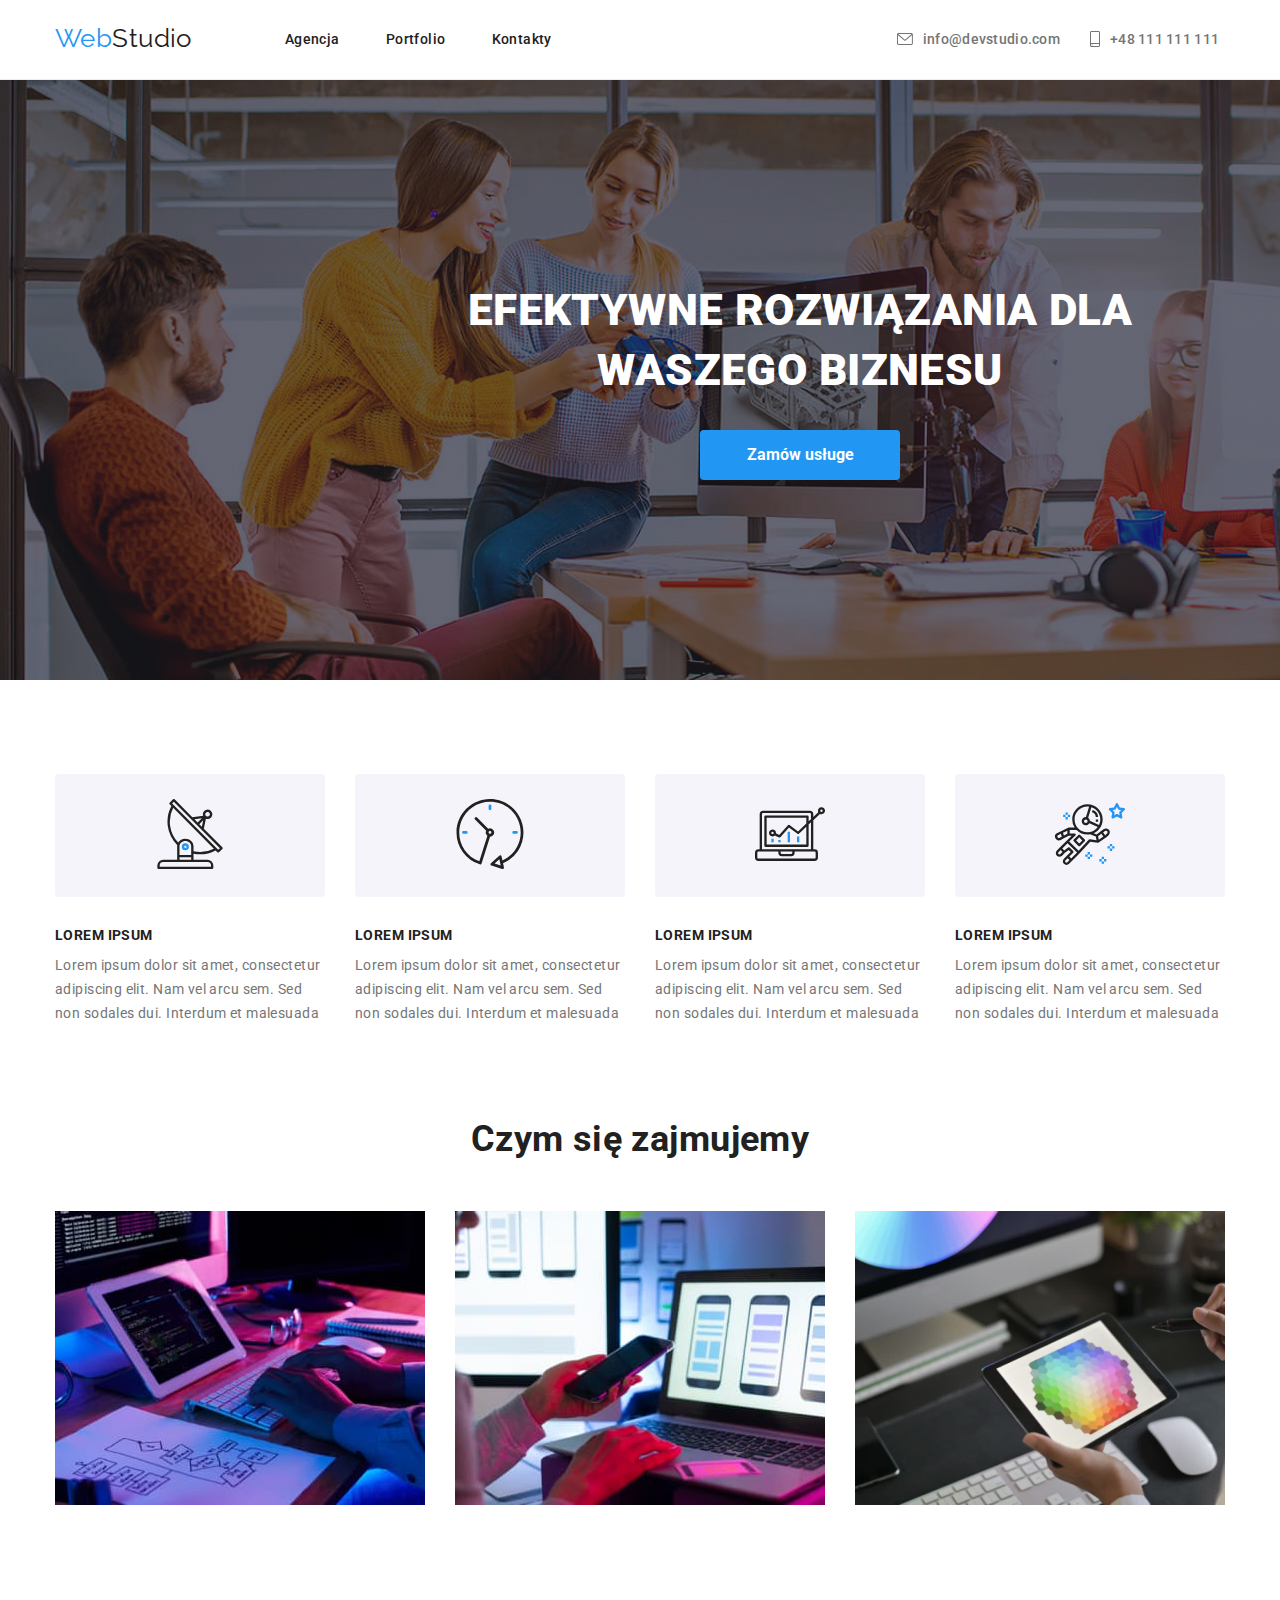
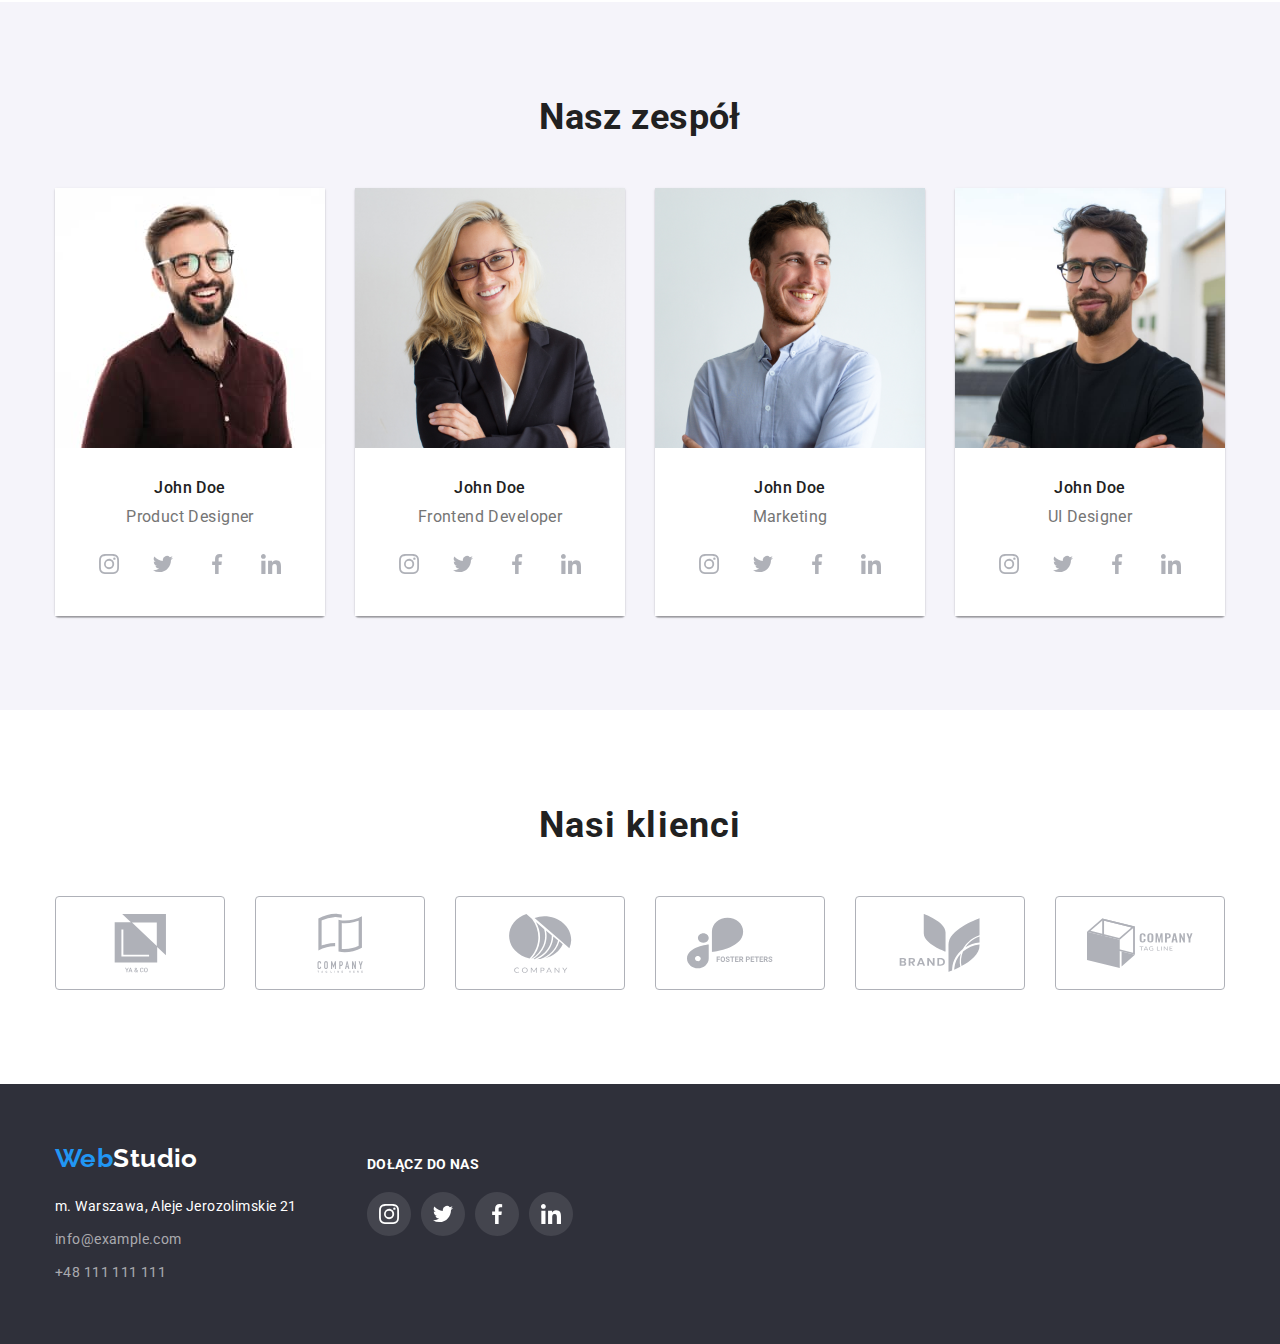
<file: index.html>
<!DOCTYPE html>
<html lang="pl">
  <head>
    <meta charset="UTF-8" />
    <meta http-equiv="X-UA-Compatible" content="IE=edge" />
    <meta name="viewport" content="width=device-width, initial-scale=1.0" />
    <title>Main page</title>
    <link
      rel="stylesheet"
      href="https://cdnjs.cloudflare.com/ajax/libs/modern-normalize/1.1.0/modern-normalize.min.css"
      integrity="sha512-wpPYUAdjBVSE4KJnH1VR1HeZfpl1ub8YT/NKx4PuQ5NmX2tKuGu6U/JRp5y+Y8XG2tV+wKQpNHVUX03MfMFn9Q=="
      crossorigin="anonymous"
      referrerpolicy="no-referrer"
    />
    <link rel="stylesheet" href="/css/normalize.css" />

    <link rel="stylesheet" href="css/style.css" />
    <link rel="preconnect" href="https://fonts.googleapis.com" />
    <link rel="preconnect" href="https://fonts.gstatic.com" crossorigin />
    <link
      href="https://fonts.googleapis.com/css2?family=Raleway:wght@700&family=Roboto:wght@400;500;700;900&display=swap"
      rel="stylesheet"
    />

    <!-- * font-family: 'Roboto', sans-serif; -->

    <!-- font-family: 'Raleway', sans-serif; -->
  </head>

  <body>
    <header class="header-index-portfolio">
      <div class="container">
        <div class="nav-flex-box">
          <nav>
            <ul class="nav-links">
              <li>
                <a href="index.html" class="nav-webstudio"
                  ><span>Web</span>Studio</a
                >
              </li>
              <li class="nav-menu-item">
                <a href="" class="nav-menu">Agencja</a>
              </li>
              <li class="nav-menu-item">
                <a href="portfolio.html" class="nav-menu">Portfolio</a>
              </li>
              <li class="nav-menu-item">
                <a href="" class="nav-menu">Kontakty</a>
              </li>
            </ul>
          </nav>
          <ul class="menu-contacts">
            <li class="menu-contacts-item">
              <a href="mailto:info@devstudio.com">
                <svg class="envelope" width="16px" height="12px">
                  <use href="images/icons.svg#icon-envelope"></use>
                </svg>
                <p>info@devstudio.com</p></a
              >
            </li>
            <li class="menu-contacts-item">
              <a href="tel:+48111111111"
                ><svg class="smartfone" width="10px" height="16px">
                  <use href="images/icons.svg#icon-smartphone"></use>
                </svg>
                <p>+48 111 111 111</p></a
              >
            </li>
          </ul>
        </div>
      </div>
    </header>
    <main>
      <section>
        <div class="container-main main-section">
          <h1>EFEKTYWNE ROZWIĄZANIA DLA WASZEGO BIZNESU</h1>
          <button type="button">Zamów usługe</button>
        </div>
      </section>
      <section>
        <div class="container information">
          <div class="information-flexbox">
            <div>
              <svg>
                <use href="images/icons.svg#icon-antenna"></use>
              </svg>
            </div>
            <h3>LOREM IPSUM</h3>
            <p>
              Lorem ipsum dolor sit amet, consectetur adipiscing elit. Nam vel
              arcu sem. Sed non sodales dui. Interdum et malesuada
            </p>
          </div>
          <div class="information-flexbox">
            <div>
              <svg>
                <use href="images/icons.svg#icon-clock"></use>
              </svg>
            </div>
            <h3>LOREM IPSUM</h3>
            <p>
              Lorem ipsum dolor sit amet, consectetur adipiscing elit. Nam vel
              arcu sem. Sed non sodales dui. Interdum et malesuada
            </p>
          </div>
          <div class="information-flexbox">
            <div>
              <svg>
                <use href="images/icons.svg#icon-diagram"></use>
              </svg>
            </div>
            <h3>LOREM IPSUM</h3>
            <p>
              Lorem ipsum dolor sit amet, consectetur adipiscing elit. Nam vel
              arcu sem. Sed non sodales dui. Interdum et malesuada
            </p>
          </div>
          <div class="information-flexbox">
            <div>
              <svg>
                <use href="images/icons.svg#icon-astronaut"></use>
              </svg>
            </div>
            <h3>LOREM IPSUM</h3>
            <p>
              Lorem ipsum dolor sit amet, consectetur adipiscing elit. Nam vel
              arcu sem. Sed non sodales dui. Interdum et malesuada
            </p>
          </div>
        </div>
      </section>
      <section>
        <div class="container description">
          <h2>Czym się zajmujemy</h2>
          <ul>
            <li>
              <img src="images/box1.jpg" width="370" height="294" alt="box1" />
            </li>
            <li>
              <img src="images/box2.jpg" width="370" height="294" alt="box2" />
            </li>
            <li>
              <img src="images/box3.jpg" width="370" height="294" alt="box2" />
            </li>
          </ul>
        </div>
      </section>
      <section class="bg-color">
        <div class="container team">
          <h2>Nasz zespół</h2>
          <div class="team-fotos">
            <figure>
              <img
                src="images/productdesigner.jpg"
                width="270"
                height="260"
                alt="Product designer"
              />
              <figcaption>
                <span>John Doe</span>
                <p>Product Designer</p>
                <div class="social-links">
                  <svg>
                    <use href="images/icons.svg#icon-instagram"></use>
                  </svg>
                  <svg>
                    <use href="images/icons.svg#icon-twitter"></use>
                  </svg>
                  <svg>
                    <use href="images/icons.svg#icon-facebook"></use>
                  </svg>
                  <svg>
                    <use href="images/icons.svg#icon-linkedin"></use>
                  </svg>
                </div>
              </figcaption>
            </figure>
            <figure>
              <img
                src="images/frontendeveloper.jpg"
                width="270"
                height="260"
                alt="Frontend developer"
              />
              <figcaption>
                <span> John Doe </span>
                <p>Frontend Developer</p>
                <div class="social-links">
                  <svg>
                    <use href="images/icons.svg#icon-instagram"></use>
                  </svg>
                  <svg>
                    <use href="images/icons.svg#icon-twitter"></use>
                  </svg>
                  <svg>
                    <use href="images/icons.svg#icon-facebook"></use>
                  </svg>
                  <svg>
                    <use href="images/icons.svg#icon-linkedin"></use>
                  </svg>
                </div>
              </figcaption>
            </figure>
            <figure>
              <img
                src="images/marketing.jpg"
                width="270"
                height="260"
                alt="Marketing"
              />
              <figcaption>
                <span> John Doe</span>
                <p>Marketing</p>
                <div class="social-links">
                  <svg>
                    <use href="images/icons.svg#icon-instagram"></use>
                  </svg>
                  <svg>
                    <use href="images/icons.svg#icon-twitter"></use>
                  </svg>
                  <svg>
                    <use href="images/icons.svg#icon-facebook"></use>
                  </svg>
                  <svg>
                    <use href="images/icons.svg#icon-linkedin"></use>
                  </svg>
                </div>
              </figcaption>
            </figure>
            <figure>
              <img
                src="images/uidesigner.jpg"
                width="270"
                height="260"
                alt="UI designer"
              />
              <figcaption>
                <span>John Doe </span>
                <p>UI Designer</p>
                <div class="social-links">
                  <svg>
                    <use href="images/icons.svg#icon-instagram"></use>
                  </svg>
                  <svg>
                    <use href="images/icons.svg#icon-twitter"></use>
                  </svg>
                  <svg>
                    <use href="images/icons.svg#icon-facebook"></use>
                  </svg>
                  <svg>
                    <use href="images/icons.svg#icon-linkedin"></use>
                  </svg>
                </div>
              </figcaption>
            </figure>
          </div>
        </div>
      </section>
      <section>
        <div class="container customers">
          <h2>Nasi klienci</h2>
          <div class="customer-box">
            <div>
              <svg>
                <use href="images/icons.svg#icon-group"></use>
              </svg>
            </div>
            <div>
              <svg>
                <use href="images/icons.svg#icon-group-1"></use>
              </svg>
            </div>
            <div>
              <svg>
                <use href="images/icons.svg#icon-group-2"></use>
              </svg>
            </div>
            <div>
              <svg>
                <use href="images/icons.svg#icon-group-3"></use>
              </svg>
            </div>
            <div>
              <svg>
                <use href="images/icons.svg#icon-group-4"></use>
              </svg>
            </div>
            <div>
              <svg>
                <use href="images/icons.svg#icon-group-5"></use>
              </svg>
            </div>
          </div>
        </div>
      </section>
    </main>
    <footer class="bg-color-footer">
      <div class="container box-footer">
        <div class="footer">
          <a href="index.html" class="nav-webstudio-footer"
            ><span>Web</span>Studio</a
          >
          <address class="address">
            <ul>
              <li>
                <p class="footer-address">
                  m. Warszawa, Aleje Jerozolimskie 21
                </p>
              </li>
              <li>
                <a class="footer-contacts" href="mailto:info@example.com"
                  >info@example.com</a
                >
              </li>
              <li>
                <a class="footer-contacts" href="tel:+48111111111"
                  >+48 111 111 111</a
                >
              </li>
            </ul>
          </address>
        </div>
        <div class="box-footer-social">
          <p>DOŁĄCZ DO NAS</p>
          <ul>
            <li>
              <svg width="44" height="44">
                <use href="images/icons.svg#icon-instagram"></use>
              </svg>
            </li>
            <li>
              <svg width="44" height="44">
                <use href="images/icons.svg#icon-twitter"></use>
              </svg>
            </li>
            <li>
              <svg width="44" height="44">
                <use href="images/icons.svg#icon-facebook"></use>
              </svg>
            </li>
            <li>
              <svg width="44" height="44">
                <use href="images/icons.svg#icon-linkedin"></use>
              </svg>
            </li>
          </ul>
        </div>
      </div>
    </footer>
  </body>
</html>
</file>
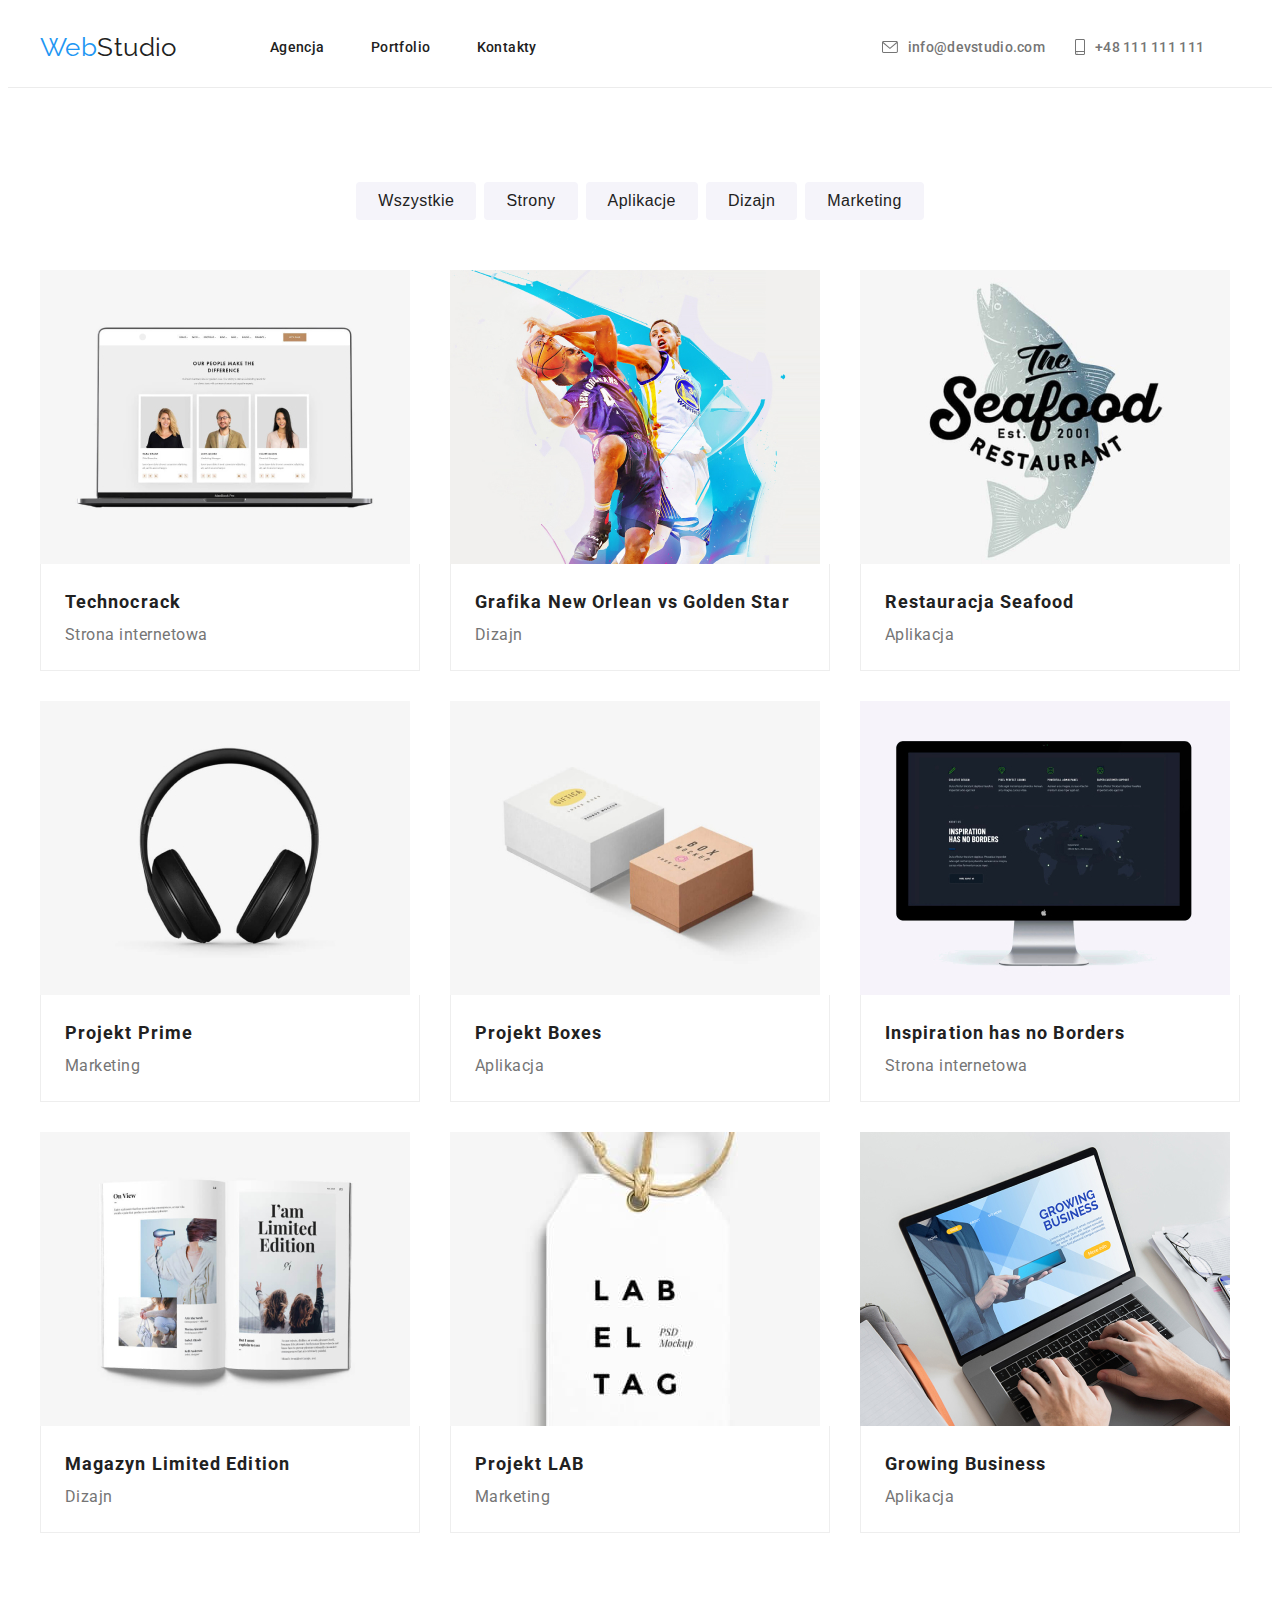
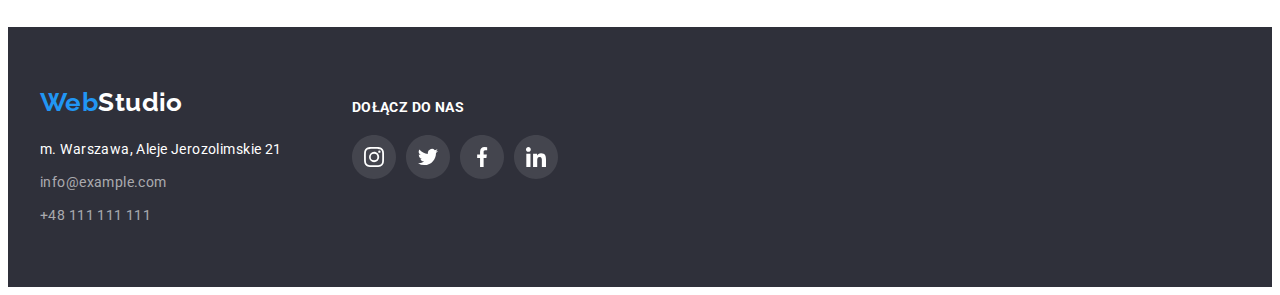
<file: portfolio.html>
<!DOCTYPE html>
<html lang="pl">
  <head>
    <meta charset="UTF-8" />
    <meta http-equiv="X-UA-Compatible" content="IE=edge" />
    <meta name="viewport" content="width=device-width, initial-scale=1.0" />
    <title>Portfolio</title>
    <link
      rel="stylesheet"
      href="https://cdnjs.cloudflare.com/ajax/libs/modern-normalize/1.1.0/modern-normalize.min.css"
      integrity="sha512-wpPYUAdjBVSE4KJnH1VR1HeZfpl1ub8YT/NKx4PuQ5NmX2tKuGu6U/JRp5y+Y8XG2tV+wKQpNHVUX03MfMFn9Q=="
      crossorigin="anonymous"
      referrerpolicy="no-referrer"
    />
    <link rel="stylesheet" href="css/style.css" />
    <link rel="preconnect" href="https://fonts.googleapis.com" />
    <link rel="preconnect" href="https://fonts.gstatic.com" crossorigin />
    <link
      href="https://fonts.googleapis.com/css2?family=Raleway:wght@700&family=Roboto:wght@400;500;700;900&display=swap"
      rel="stylesheet"
    />
  </head>
  <body>
    <header class="header-index-portfolio">
      <div class="container">
        <div class="nav-flex-box">
          <nav>
            <ul class="nav-links">
              <li>
                <a href="index.html" class="nav-webstudio"
                  ><span>Web</span>Studio</a
                >
              </li>
              <li class="nav-menu-item">
                <a href="" class="nav-menu">Agencja</a>
              </li>
              <li class="nav-menu-item">
                <a href="portfolio.html" class="nav-menu">Portfolio</a>
              </li>
              <li class="nav-menu-item">
                <a href="" class="nav-menu">Kontakty</a>
              </li>
            </ul>
          </nav>
          <ul class="menu-contacts">
            <li class="menu-contacts-item">
              <a href="mailto:info@devstudio.com">
                <svg class="envelope" width="16px" height="12px">
                  <use href="images/icons.svg#icon-envelope"></use>
                </svg>
                <p>info@devstudio.com</p></a
              >
            </li>
            <li class="menu-contacts-item">
              <a href="tel:+48111111111"
                ><svg class="smartfone" width="10px" height="16px">
                  <use href="images/icons.svg#icon-smartphone"></use>
                </svg>
                <p>+48 111 111 111</p></a
              >
            </li>
          </ul>
        </div>
      </div>
    </header>
    <main>
      <section>
        <div class="container portfolio">
          <ul class="buttons">
            <li><button type="button">Wszystkie</button></li>
            <li><button type="button">Strony</button></li>
            <li><button type="button">Aplikacje</button></li>
            <li><button type="button">Dizajn</button></li>
            <li><button type="button">Marketing</button></li>
          </ul>
          <ul class="box-portfolio-fotos">
            <li>
              <figure>
                <img
                  src="images/technocrack.jpg"
                  alt="Technocrack"
                  width="370"
                  height="294"
                />
                <figcaption>
                  <p>Technocrack</p>
                  <span>Strona internetowa</span>
                </figcaption>
              </figure>
            </li>
            <li>
              <figure>
                <img
                  src="images/grafikaneworleanvsgoldenstar.jpg"
                  alt=" Grafika New Orlean vs Golden Star"
                  width="370"
                  height="294"
                />
                <figcaption>
                  <p>Grafika New Orlean vs Golden Star</p>
                  <span>Dizajn</span>
                </figcaption>
              </figure>
            </li>
            <li>
              <figure>
                <img
                  src="images/restauracjaseafood.jpg"
                  alt="Restauracja Seafood"
                  width="370"
                  height="294"
                />
                <figcaption>
                  <p>Restauracja Seafood</p>
                  <span> Aplikacja</span>
                </figcaption>
              </figure>
            </li>
            <li>
              <figure>
                <img
                  src="images/projektprime.jpg"
                  alt="Projekt Prime"
                  width="370"
                  height="294"
                />
                <figcaption>
                  <p>Projekt Prime</p>
                  <span>Marketing</span>
                </figcaption>
              </figure>
            </li>
            <li>
              <figure>
                <img
                  src="images/projektboxes.jpg"
                  alt="Projekt Boxes"
                  width="370"
                  height="294"
                />
                <figcaption>
                  <p>Projekt Boxes</p>
                  <span>Aplikacja</span>
                </figcaption>
              </figure>
            </li>
            <li>
              <figure>
                <img
                  src="images/inspirationhasnoborders.jpg"
                  alt="Inspiration has no Borders"
                  width="370"
                  height="294"
                />
                <figcaption>
                  <p>Inspiration has no Borders</p>
                  <span> Strona internetowa </span>
                </figcaption>
              </figure>
            </li>
            <li>
              <figure>
                <img
                  src="images/magazynlimitededition.jpg"
                  alt="Magazyn Limited Edition"
                  width="370"
                  height="294"
                />
                <figcaption>
                  <p>Magazyn Limited Edition</p>
                  <span> Dizajn</span>
                </figcaption>
              </figure>
            </li>
            <li>
              <figure>
                <img
                  src="images/projektlab.jpg"
                  alt="Projekt LAB"
                  width="370"
                  height="294"
                />
                <figcaption>
                  <p>Projekt LAB</p>
                  <span>Marketing</span>
                </figcaption>
              </figure>
            </li>
            <li>
              <figure>
                <img
                  src="images/growingbusiness.jpg"
                  alt="Growing Business"
                  width="370"
                  height="294"
                />
                <figcaption>
                  <p>Growing Business</p>
                  <span> Aplikacja </span>
                </figcaption>
              </figure>
            </li>
          </ul>
        </div>
      </section>
    </main>

    <footer class="bg-color-footer">
      <div class="container box-footer">
        <div class="footer">
          <a href="index.html" class="nav-webstudio-footer"
            ><span>Web</span>Studio</a
          >
          <address class="address">
            <ul>
              <li>
                <p class="footer-address">
                  m. Warszawa, Aleje Jerozolimskie 21
                </p>
              </li>
              <li>
                <a class="footer-contacts" href="mailto:info@example.com"
                  >info@example.com</a
                >
              </li>
              <li>
                <a class="footer-contacts" href="tel:+48111111111"
                  >+48 111 111 111</a
                >
              </li>
            </ul>
          </address>
        </div>
        <div class="box-footer-social">
          <p>DOŁĄCZ DO NAS</p>
          <ul>
            <li>
              <svg width="44" height="44">
                <use href="images/icons.svg#icon-instagram"></use>
              </svg>
            </li>
            <li>
              <svg width="44" height="44">
                <use href="images/icons.svg#icon-twitter"></use>
              </svg>
            </li>
            <li>
              <svg width="44" height="44">
                <use href="images/icons.svg#icon-facebook"></use>
              </svg>
            </li>
            <li>
              <svg width="44" height="44">
                <use href="images/icons.svg#icon-linkedin"></use>
              </svg>
            </li>
          </ul>
        </div>
      </div>
    </footer>
  </body>
</html>
</file>
<file: css/style.css>
/* common styles css for parts body, header and footer 
in files index.html and porfolio.html */
.container {
  width: 1200px;
  margin: auto;
  padding: 0px 15px;
}

ul {
  list-style: none;
  padding: 0px;
  margin: 0px;
}

/* body */
:root {
  --text-color: #212121;
  --background-color: white;
  --text-selection-color: red;
  --background-selection-color: chartreuse;
}

*::selection {
  color: var(--text-selection-color);
  background-color: var(--background-selection-color);
}

body {
  font-family: "Roboto", sans-serif;
  color: var(--text-color);
  background-color: var(--background-color);
  font-size: 14px;
  letter-spacing: 0.03em;
}

/* header */
.header-index-portfolio {
  border: solid 1px;
  border-top-style: none;
  border-right-style: none;
  border-left-style: none;
  border-bottom-color: #ececec;
}
.nav-flex-box {
  display: flex;
  padding-top: 24px;
  padding-bottom: 25px;
}

.nav-links {
  display: flex;
  justify-content: space-between;
  padding: 0px;
  margin: 0px;
  align-items: center;
}

.nav-webstudio {
  font-family: "Raleway", sans-serif;
  font-size: 26px;
  text-decoration: none;
  color: inherit;
  margin-right: 93px;
}

.nav-webstudio > span {
  color: #2196f3;
}

.nav-menu {
  text-decoration: none;
  color: inherit;
  font-weight: 500;
}

.nav-menu-item {
  margin-right: 46px;
}

.nav-menu-item:last-child {
  margin-right: 0px;
}

.nav-menu:hover,
.nav-menu:focus {
  color: #2196f3;
}

.menu-contacts {
  display: flex;
  padding: 0px;
  margin: 0px;
  margin-left: 345px;
}

.menu-contacts a {
  text-decoration: none;
  display: flex;
  align-items: center;
  font-weight: 500;
  color: #757575;
  cursor: pointer;
}

.menu-contacts-item {
  margin-right: 30px;
  display: flex;
  align-items: center;
  letter-spacing: 0.02em;
}
.menu-contacts-item svg {
  margin-right: 10px;
}

.menu-contacts-item p {
  margin: 0px;
}

.menu-contacts-item:last-child {
  margin-right: 0px;
}

.menu-contacts a:hover,
.menu-contacts a:focus {
  color: #2196f3;
  --color1: #2196f3;
}

/* footer */
.bg-color-footer {
  background-color: #2f303a;
}

.box-footer {
  display: flex;
  color: white;
  font-weight: 700;
  align-items: flex-start;
}

.footer {
  padding-top: 60px;
  padding-bottom: 60px;
  display: flex;
  flex-direction: column;
}
.box-footer-social {
  display: flex;
  flex-direction: column;
  margin-top: 72px;
  margin-left: 70px;
}

.box-footer-social > p {
  margin: 0;
  margin-bottom: 20px;
}

.box-footer-social > ul {
  display: flex;
  gap: 10px;
}

.box-footer-social svg {
  --color3: white;
  --color4: rgba(255, 255, 255, 0.1);
}

.box-footer-social svg:hover,
.box-footer-social:focus {
  --color4: rgba(33, 150, 243, 1);
  cursor: pointer;
}

.footer .nav-webstudio-footer {
  font-family: "Raleway", sans-serif;
  font-size: 26px;
  text-decoration: none;
  color: white;
}

.nav-webstudio-footer > span {
  color: #2196f3;
}

.address {
  margin-top: 20px;
  font-weight: 400;
}

.address li {
  display: block;
  margin-bottom: 9px;
}

.address li:last-child {
  margin-bottom: 0px;
}

.address .footer-address {
  color: #ffffff;
  font-style: normal;
  letter-spacing: 0.03em;
  margin: 0px;
  line-height: 24px;
}

.address .footer-contacts {
  color: rgba(255, 255, 255, 0.6);
  font-style: normal;
  text-decoration: none;
  line-height: 24px;
}
.address .footer-contacts:hover,
.address .footer-contacts:focus {
  color: #2196f3;
}

/* styles css for file index.html */

.container-main {
  width: 1600px;
  padding: 0px;
  margin: 0px auto;
  background-image: linear-gradient(
      to right,
      rgba(47, 48, 58, 0.4),
      rgba(47, 48, 58, 0.4)
    ),
    url("../images/main-foto.jpg");
}

.main-section {
  margin: 0px auto;
  padding-top: 200px;
  padding-bottom: 200px;
  display: flex;
  flex-direction: column;
}

.main-section > h1 {
  font-size: 44px;
  font-weight: 900;
  line-height: 60px;
  color: white;
  width: 696px;
  text-align: center;
  margin: 0px auto 30px;
}

.main-section > button {
  color: white;
  background-color: #2196f3;
  width: 200px;
  height: 50px;
  border-radius: 4px;
  font-size: 16px;
  font-weight: 700;
  cursor: pointer;
  margin: 0px auto;
  border: none;
}

.information {
  margin: 0px auto;
  display: flex;
  padding-top: 94px;
  padding-bottom: 94px;
  flex-wrap: wrap;
  flex-direction: row;
  gap: 30px;
}

.information-flexbox {
  display: flex;
  flex-direction: column;
  width: calc((100% - 90px) / 4);
}
.information-flexbox div {
  background-color: #f5f4fa;
  border-radius: 4px;
  padding: 25px 100px;
  margin-bottom: 30px;
}

.information-flexbox svg {
  width: 70px;
  height: 70px;
  margin: 0 auto;
}

.information h3 {
  font-weight: 700;
  font-size: 14px;
  line-height: 16.41px;
  margin: 0px;
  margin-bottom: 10px;
}

.information p {
  color: #757575;
  line-height: 24px;
  margin: 0px;
}

.description {
  display: flex;
  flex-direction: column;
  padding-bottom: 94px;
}

.description h2 {
  font-size: 36px;
  font-weight: 700;
  margin: 0px auto;
}

.description ul {
  list-style: none;
  display: flex;
  padding-left: 0px;
  margin: 50px auto 0px;
  gap: 30px;
}

.bg-color {
  background-color: #f5f4fa;
}
.team {
  display: flex;
  padding-top: 94px;
  padding-bottom: 94px;
  flex-direction: column;
  justify-content: center;
}

.team h2 {
  font-size: 36px;
  font-weight: 700;
  line-height: 42.19px;
  margin: 0px auto 50px;
}

.team-fotos {
  display: flex;
  gap: 30px;
}

.team-fotos > figure {
  font-size: 16px;
  color: #757575;
  text-align: center;
  margin: 0px auto;
  border-bottom-left-radius: 4px;
  border-bottom-right-radius: 4px;
  box-shadow: 0px 1px 3px rgba(0, 0, 0, 0.12), 0px 1px 1px rgba(0, 0, 0, 0.14),
    0px 2px 1px rgba(0, 0, 0, 0.2);
}

.team figcaption {
  /* margin: 0px auto 0px; */
  padding: 30px 0px 18px;
  background-color: white;
}

.team span {
  font-weight: 500;
  display: block;
  margin-bottom: 10px;
  color: #212121;
  line-height: 19px;
}

.team p {
  font-weight: 400px;
  margin: 0px;
  line-height: 19px;
}
.social-links {
  display: flex;
  gap: 10px;
  justify-content: center;
  padding-bottom: 12px;
  margin: 16px auto 0px;
}

.social-links svg {
  width: 44px;
  height: 44px;
}

.social-links svg:hover,
.social-links svg:focus {
  --color3: white;
  --color4: rgba(33, 150, 243, 1);
  cursor: pointer;
}

.customers {
  display: flex;
  flex-direction: column;
  align-items: center;
}

.customers > h2 {
  font-size: 36px;
  font-weight: 700;
  line-height: 42px;
  letter-spacing: 0.03em;
  margin: 94px auto 50px;
}
.customer-box {
  margin: 0 auto;
  display: flex;
  justify-content: center;
  gap: 30px;
  padding-bottom: 94px;
}

.customer-box > div {
  border: 1px solid #afb1b8;
  border-radius: 4px;
  padding: 16px 31px 13px;
  width: calc((100% - 150px) / 6);
}

.customer-box svg {
  width: 106px;
  height: 60px;
}

.customer-box div:hover,
.customer-box div:focus {
  border: 1px solid #2196f3;
  cursor: pointer;
  --color2: #2196f3;
  --color1: #2196f3;
}

/* styles css for file portfolio.html */

.portfolio {
  display: flex;
  flex-direction: column;
  padding-top: 94px;
  padding-bottom: 94px;
}

.buttons {
  display: flex;
  justify-content: center;
  gap: 8px;
  margin-bottom: 50px;
}

.buttons button {
  color: inherit;
  font-size: 16px;
  font-weight: 500;
  padding: 6px 22px 6px 22px;
  background-color: #f5f4fa;
  border: none;
  border-radius: 4px;
  height: 38px;
  cursor: pointer;
  letter-spacing: 0.03em;
}
.portfolio button:hover,
.portfolio button:focus {
  background-color: #2196f3;
  border: none;
  color: white;
  box-shadow: 0px 3px 1px rgba(0, 0, 0, 0.1), 0px 1px 2px rgba(0, 0, 0, 0.08),
    0px 2px 2px rgba(0, 0, 0, 0.12);
}

.box-portfolio-fotos {
  display: flex;
  flex-wrap: wrap;
  gap: 30px;
}

.box-portfolio-fotos li {
  margin: 0px;
  width: calc((100% - 60px) / 3);
}

.box-portfolio-fotos figure {
  margin: 0px;
  cursor: pointer;
}
figure > img {
  vertical-align: middle;
}

.box-portfolio-fotos figcaption {
  font-size: 18px;
  font-weight: 700;
  line-height: 2;
  padding-left: 24px;
  padding-top: 20px;
  letter-spacing: 0.06em;
  border: solid 1px;
  border-top: none;
  border-color: rgba(238, 238, 238, 1);
}
.box-portfolio-fotos figure:hover,
.box-portfolio-fotos figure:focus {
  box-shadow: 0px 1px 1px rgba(0, 0, 0, 0.12), 0px 4px 4px rgba(0, 0, 0, 0.06),
    1px 4px 6px rgba(0, 0, 0, 0.16);
}

figcaption p {
  margin: 0px;
}

.box-portfolio-fotos span {
  font-size: 16px;
  font-weight: 400;
  line-height: 30px;
  letter-spacing: 0.03em;
  color: #757575;
  display: block;
  margin-bottom: 20px;
}
</file>
